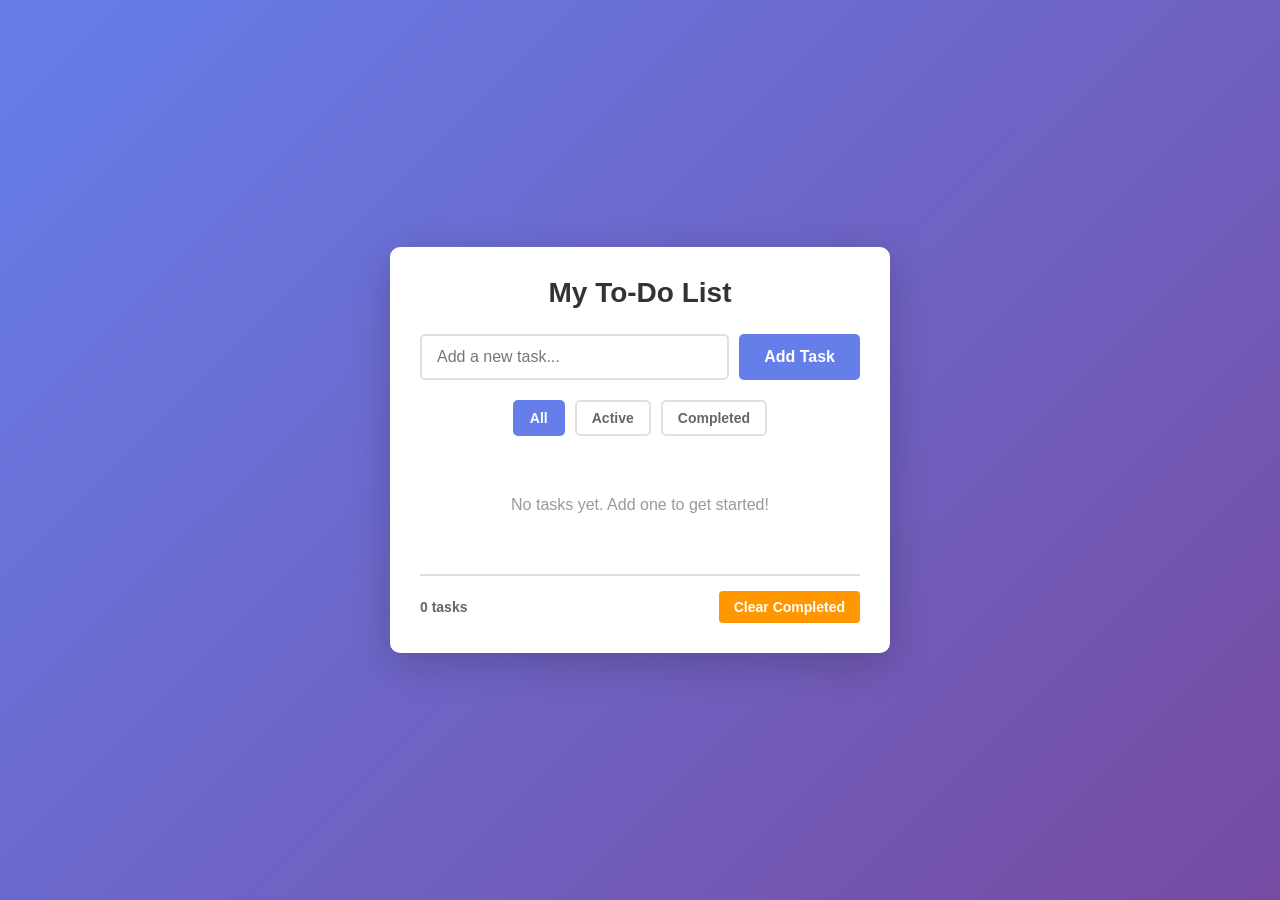
<file: index.html>
<!DOCTYPE html>
<html lang="en">
<head>
    <meta charset="UTF-8">
    <meta name="viewport" content="width=device-width, initial-scale=1.0">
    <title>To-Do List Application</title>
    <link rel="stylesheet" href="styles.css">
</head>
<body>
    <div class="container">
        <div class="todo-app">
            <h1>My To-Do List</h1>
            
            <div class="input-section">
                <input 
                    type="text" 
                    id="todoInput" 
                    placeholder="Add a new task..." 
                    class="todo-input"
                >
                <button id="addBtn" class="add-btn">Add Task</button>
            </div>

            <div class="filter-section">
                <button class="filter-btn active" data-filter="all">All</button>
                <button class="filter-btn" data-filter="active">Active</button>
                <button class="filter-btn" data-filter="completed">Completed</button>
            </div>

            <ul id="todoList" class="todo-list">
                <!-- Tasks will be dynamically added here -->
            </ul>

            <div class="stats">
                <span id="taskCount">0 tasks</span>
                <button id="clearBtn" class="clear-btn">Clear Completed</button>
            </div>
        </div>
    </div>

    <script src="script.js"></script>
</body>
</html>
</file>
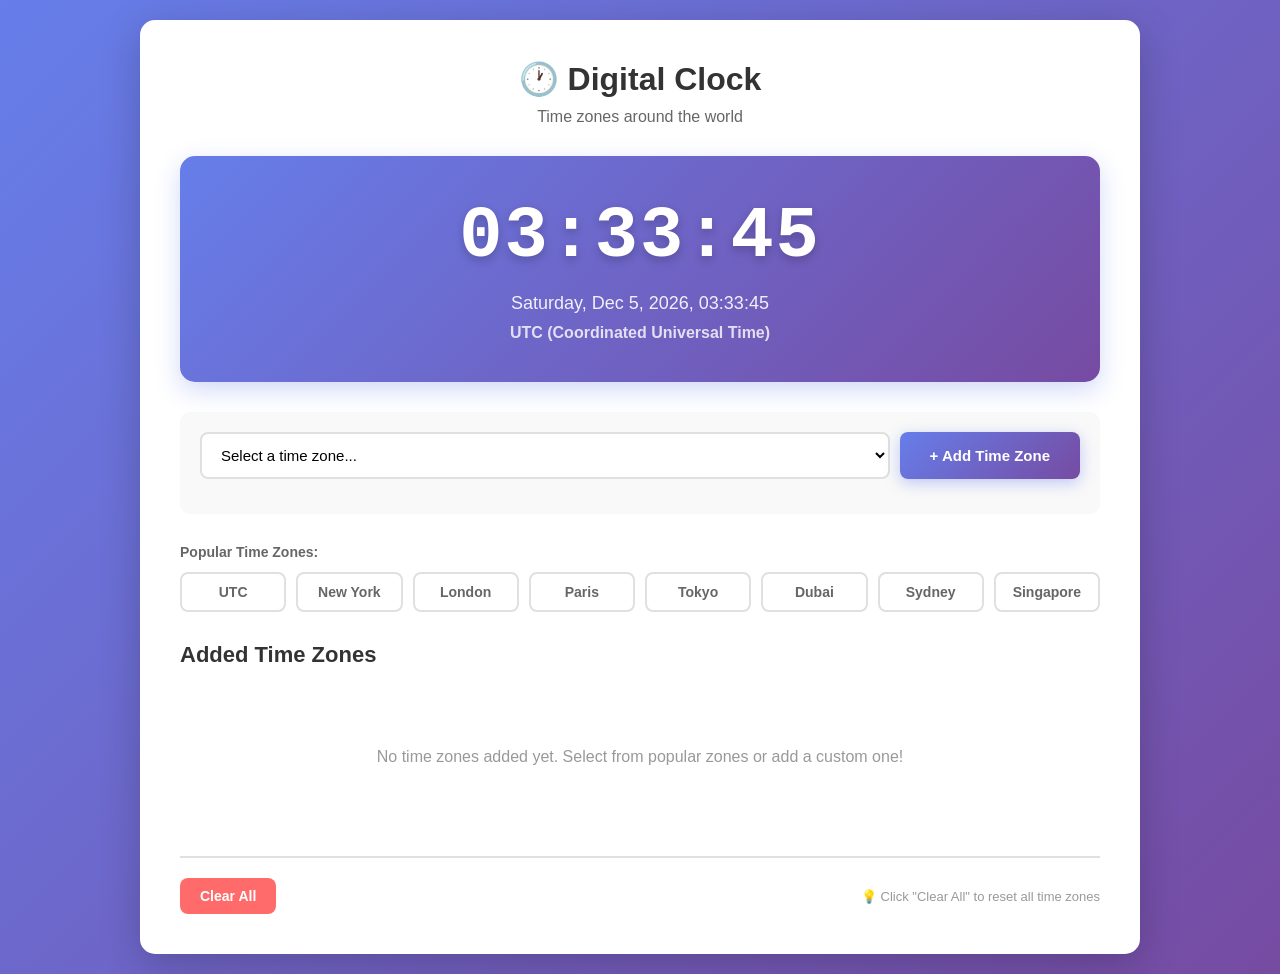
<file: clock.html>
<!DOCTYPE html>
<html lang="en">
<head>
    <meta charset="UTF-8">
    <meta name="viewport" content="width=device-width, initial-scale=1.0">
    <title>Digital Clock - Multiple Time Zones</title>
    <link rel="stylesheet" href="clock-styles.css">
</head>
<body>
    <div class="container">
        <div class="clock-dashboard">
            <div class="header">
                <h1>🕐 Digital Clock</h1>
                <p class="subtitle">Time zones around the world</p>
            </div>

            <div class="main-clock">
                <div class="clock-display">
                    <div id="mainTime" class="main-time">00:00:00</div>
                    <div id="mainDate" class="main-date">Loading...</div>
                    <div id="mainZone" class="main-zone">Local Time</div>
                </div>
            </div>

            <div class="controls-section">
                <div class="timezone-input">
                    <select id="timezoneSelect" class="timezone-select">
                        <option value="" disabled selected>Select a time zone...</option>
                    </select>
                    <button id="addBtn" class="add-btn">+ Add Time Zone</button>
                </div>
            </div>

            <div class="quick-zones">
                <p class="quick-label">Popular Time Zones:</p>
                <div class="quick-buttons">
                    <button class="quick-btn" data-zone="UTC">UTC</button>
                    <button class="quick-btn" data-zone="America/New_York">New York</button>
                    <button class="quick-btn" data-zone="Europe/London">London</button>
                    <button class="quick-btn" data-zone="Europe/Paris">Paris</button>
                    <button class="quick-btn" data-zone="Asia/Tokyo">Tokyo</button>
                    <button class="quick-btn" data-zone="Asia/Dubai">Dubai</button>
                    <button class="quick-btn" data-zone="Australia/Sydney">Sydney</button>
                    <button class="quick-btn" data-zone="Asia/Singapore">Singapore</button>
                </div>
            </div>

            <div class="clocks-section">
                <h2>Added Time Zones</h2>
                <div id="clocksContainer" class="clocks-container">
                    <div class="empty-state">
                        <p>No time zones added yet. Select from popular zones or add a custom one!</p>
                    </div>
                </div>
            </div>

            <div class="info-section">
                <button id="clearBtn" class="clear-btn">Clear All</button>
                <p class="info-text">💡 Click "Clear All" to reset all time zones</p>
            </div>
        </div>
    </div>

    <script src="clock-script.js"></script>
</body>
</html>
</file>
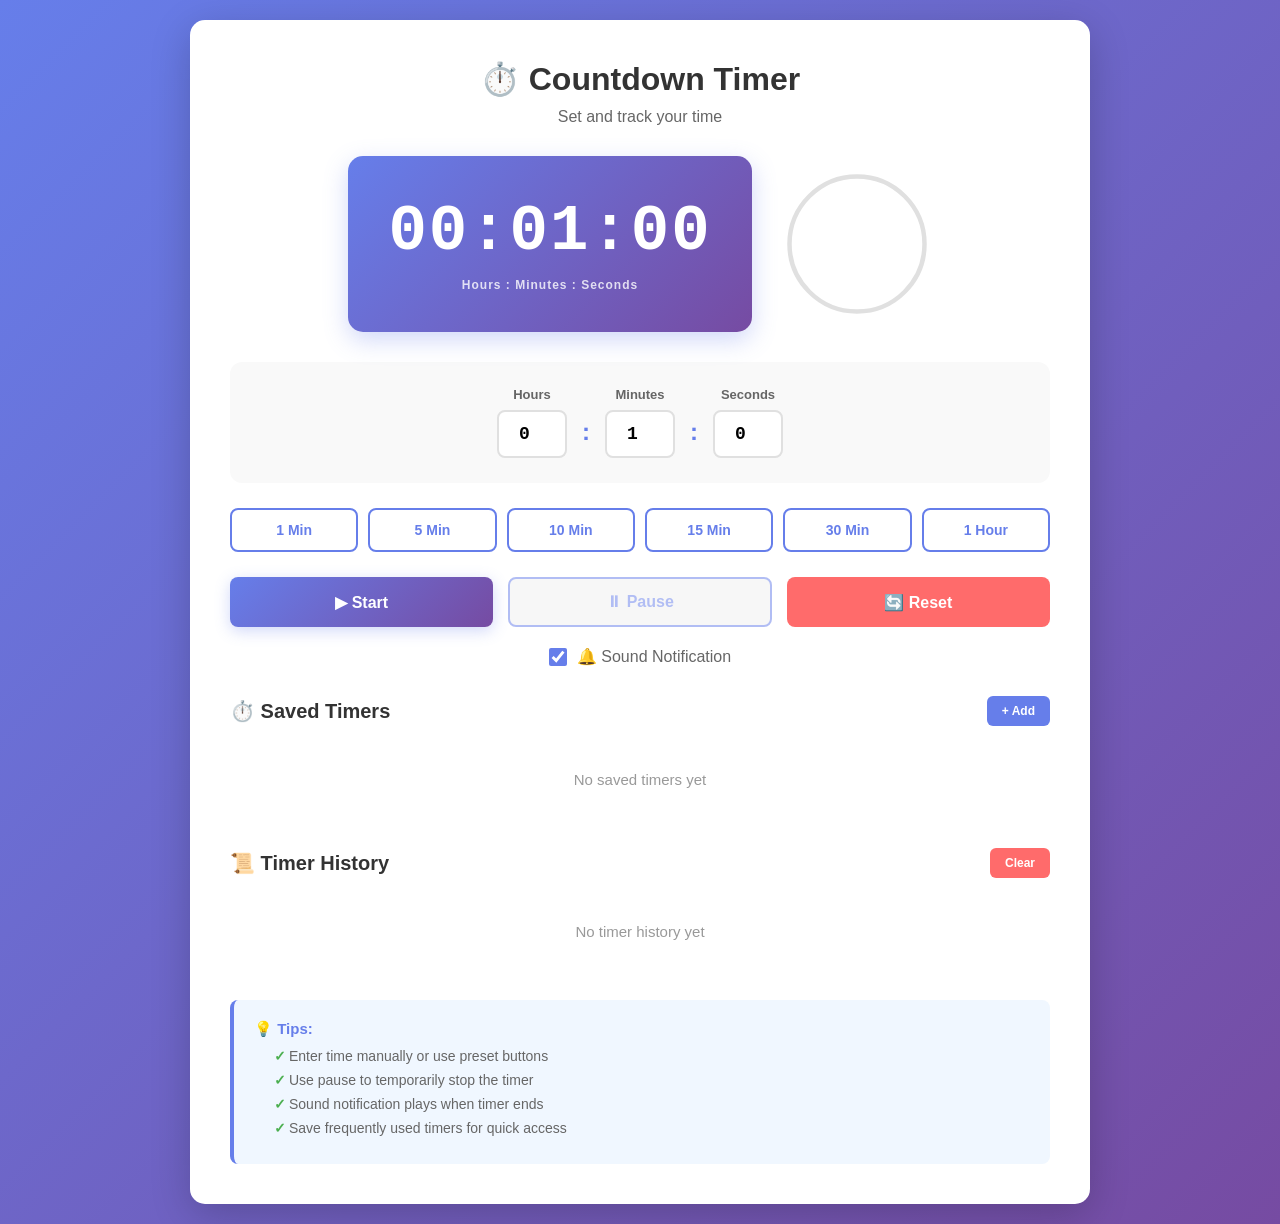
<file: countdown-timer.html>
<!DOCTYPE html>
<html lang="en">
<head>
    <meta charset="UTF-8">
    <meta name="viewport" content="width=device-width, initial-scale=1.0">
    <title>Countdown Timer</title>
    <link rel="stylesheet" href="timer-styles.css">
</head>
<body>
    <div class="container">
        <div class="timer-dashboard">
            <div class="header">
                <h1>⏱️ Countdown Timer</h1>
                <p class="subtitle">Set and track your time</p>
            </div>

            <!-- Main Timer Display -->
            <div class="timer-display-section">
                <div class="timer-display">
                    <div class="time-value" id="timeDisplay">00:00:00</div>
                    <div class="timer-label">Hours : Minutes : Seconds</div>
                </div>

                <div class="progress-ring">
                    <svg viewBox="0 0 100 100">
                        <circle cx="50" cy="50" r="45" class="progress-background"></circle>
                        <circle cx="50" cy="50" r="45" class="progress-fill" id="progressCircle"></circle>
                    </svg>
                </div>
            </div>

            <!-- Timer Input Section -->
            <div class="input-section">
                <div class="time-input-group">
                    <div class="time-input-item">
                        <label for="hours">Hours</label>
                        <input type="number" id="hours" min="0" max="23" value="0">
                    </div>
                    <div class="separator">:</div>
                    <div class="time-input-item">
                        <label for="minutes">Minutes</label>
                        <input type="number" id="minutes" min="0" max="59" value="1">
                    </div>
                    <div class="separator">:</div>
                    <div class="time-input-item">
                        <label for="seconds">Seconds</label>
                        <input type="number" id="seconds" min="0" max="59" value="0">
                    </div>
                </div>
            </div>

            <!-- Preset Buttons -->
            <div class="preset-buttons">
                <button class="preset-btn" onclick="setPreset(1 * 60)">1 Min</button>
                <button class="preset-btn" onclick="setPreset(5 * 60)">5 Min</button>
                <button class="preset-btn" onclick="setPreset(10 * 60)">10 Min</button>
                <button class="preset-btn" onclick="setPreset(15 * 60)">15 Min</button>
                <button class="preset-btn" onclick="setPreset(30 * 60)">30 Min</button>
                <button class="preset-btn" onclick="setPreset(60 * 60)">1 Hour</button>
            </div>

            <!-- Control Buttons -->
            <div class="control-buttons">
                <button id="startBtn" class="btn btn-primary" onclick="startTimer()">▶ Start</button>
                <button id="pauseBtn" class="btn btn-secondary" onclick="pauseTimer()" disabled>⏸ Pause</button>
                <button id="resetBtn" class="btn btn-danger" onclick="resetTimer()">🔄 Reset</button>
            </div>

            <!-- Sound Control -->
            <div class="sound-control">
                <label for="soundToggle" class="sound-label">
                    <input type="checkbox" id="soundToggle" checked>
                    🔔 Sound Notification
                </label>
            </div>

            <!-- Multiple Timers Section -->
            <div class="multiple-timers-section">
                <div class="section-header">
                    <h2>⏱️ Saved Timers</h2>
                    <button id="addTimerBtn" class="add-btn" onclick="addSavedTimer()">+ Add</button>
                </div>
                <div id="timersContainer" class="timers-container">
                    <p class="empty-message">No saved timers yet</p>
                </div>
            </div>

            <!-- Timer History -->
            <div class="history-section">
                <div class="section-header">
                    <h2>📜 Timer History</h2>
                    <button class="clear-btn" onclick="clearHistory()">Clear</button>
                </div>
                <div id="historyContainer" class="history-container">
                    <p class="empty-message">No timer history yet</p>
                </div>
            </div>

            <!-- Info Section -->
            <div class="info-section">
                <div class="info-item">
                    <strong>💡 Tips:</strong>
                    <ul>
                        <li>Enter time manually or use preset buttons</li>
                        <li>Use pause to temporarily stop the timer</li>
                        <li>Sound notification plays when timer ends</li>
                        <li>Save frequently used timers for quick access</li>
                    </ul>
                </div>
            </div>
        </div>
    </div>

    <!-- Hidden audio element for notification -->
    <audio id="notificationSound" preload="auto">
        <source src="[data-uri]" type="audio/wav">
    </audio>

    <script src="timer-script.js"></script>
</body>
</html>
</file>
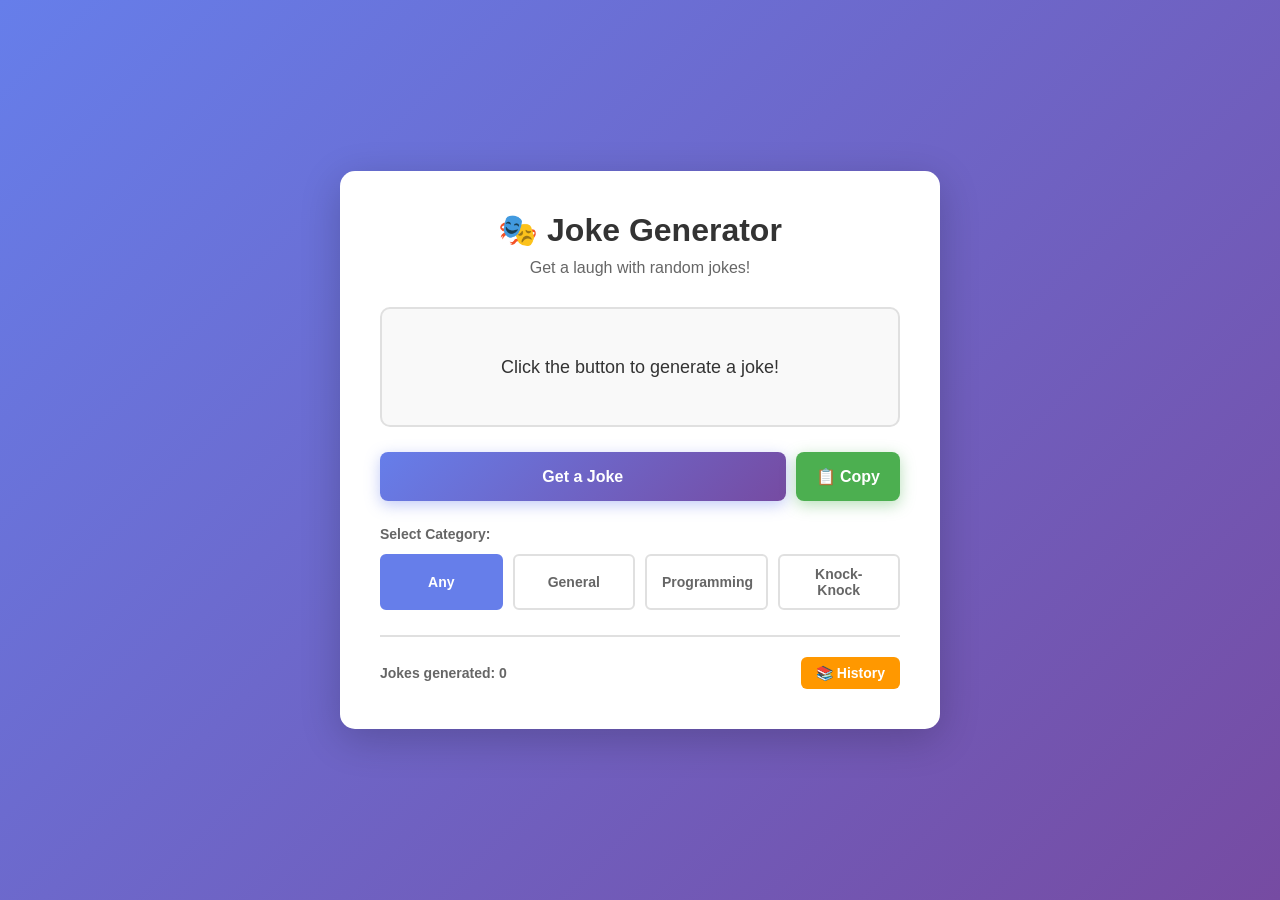
<file: joke-generator.html>
<!DOCTYPE html>
<html lang="en">
<head>
    <meta charset="UTF-8">
    <meta name="viewport" content="width=device-width, initial-scale=1.0">
    <title>Random Joke Generator</title>
    <link rel="stylesheet" href="joke-styles.css">
</head>
<body>
    <div class="container">
        <div class="joke-generator">
            <h1>🎭 Joke Generator</h1>
            <p class="subtitle">Get a laugh with random jokes!</p>
            
            <div class="joke-display">
                <div id="jokeContent" class="joke-content">
                    <p>Click the button to generate a joke!</p>
                </div>
            </div>

            <div class="button-section">
                <button id="generateBtn" class="generate-btn">Get a Joke</button>
                <button id="copyBtn" class="copy-btn" title="Copy joke to clipboard">📋 Copy</button>
            </div>

            <div class="category-section">
                <p class="category-label">Select Category:</p>
                <div class="category-buttons">
                    <button class="category-btn active" data-category="any">Any</button>
                    <button class="category-btn" data-category="general">General</button>
                    <button class="category-btn" data-category="programming">Programming</button>
                    <button class="category-btn" data-category="knock-knock">Knock-Knock</button>
                </div>
            </div>

            <div class="stats">
                <span id="jokesGenerated">Jokes generated: 0</span>
                <button id="historyBtn" class="history-btn">📚 History</button>
            </div>
        </div>
    </div>

    <!-- History Modal -->
    <div id="historyModal" class="modal">
        <div class="modal-content">
            <div class="modal-header">
                <h2>Joke History</h2>
                <button class="close-modal">&times;</button>
            </div>
            <ul id="historyList" class="history-list">
                <!-- Jokes will be added here -->
            </ul>
            <button id="clearHistoryBtn" class="clear-history-btn">Clear History</button>
        </div>
    </div>

    <div id="loadingSpinner" class="loading-spinner">
        <div class="spinner"></div>
    </div>

    <script src="joke-script.js"></script>
</body>
</html>
</file>
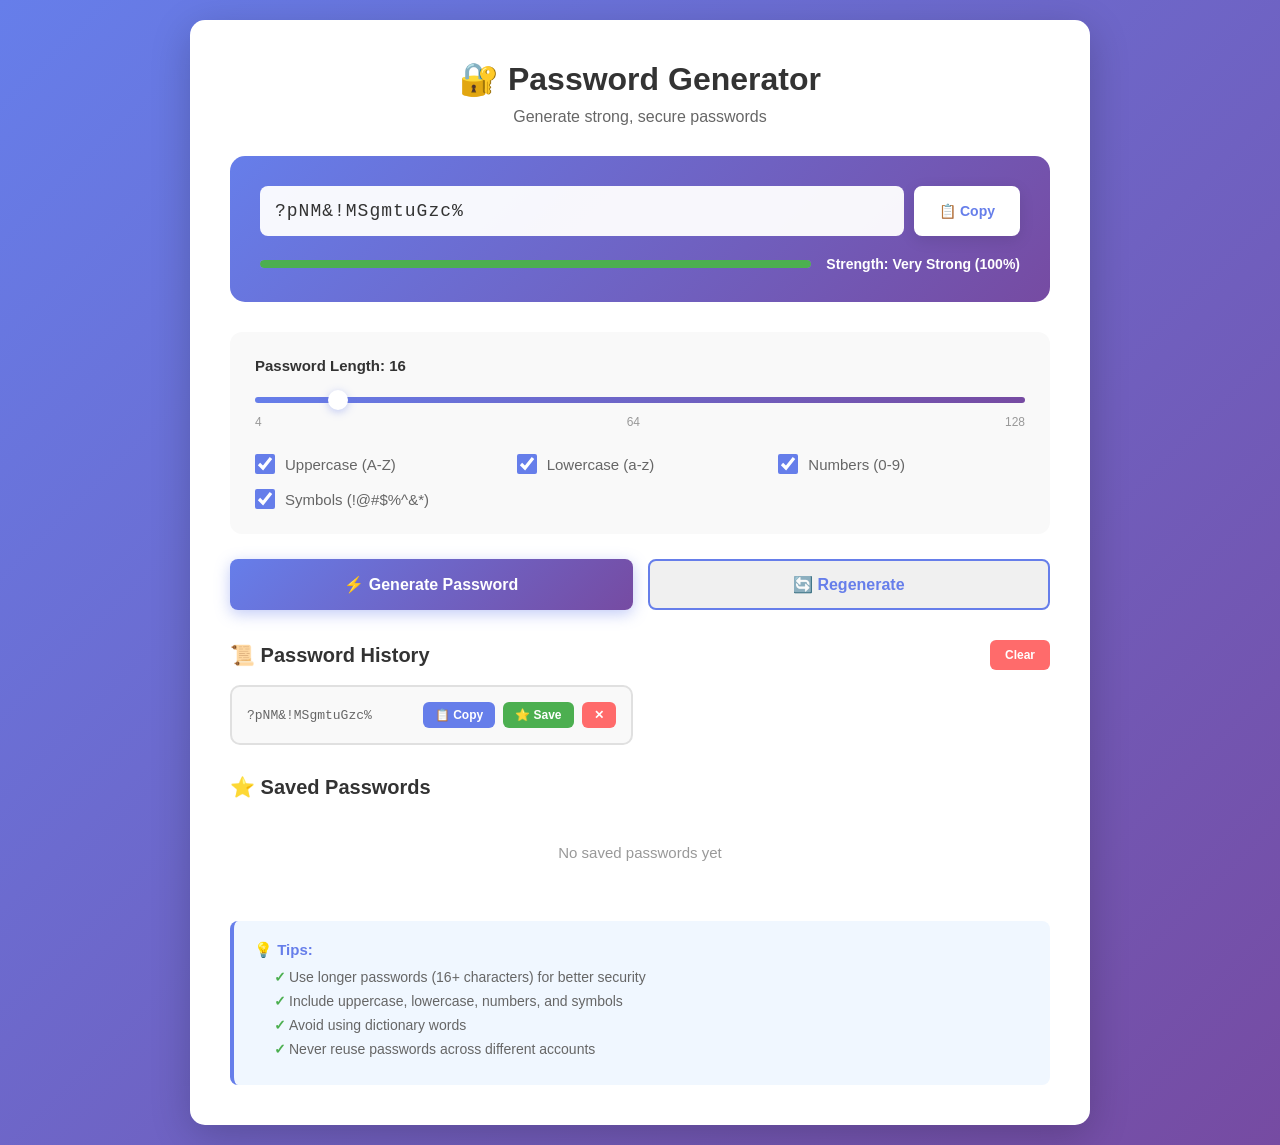
<file: password-generator.html>
<!DOCTYPE html>
<html lang="en">
<head>
    <meta charset="UTF-8">
    <meta name="viewport" content="width=device-width, initial-scale=1.0">
    <title>Password Generator</title>
    <link rel="stylesheet" href="password-styles.css">
</head>
<body>
    <div class="container">
        <div class="password-dashboard">
            <div class="header">
                <h1>🔐 Password Generator</h1>
                <p class="subtitle">Generate strong, secure passwords</p>
            </div>

            <div class="password-display">
                <div class="password-box">
                    <input type="text" id="passwordOutput" class="password-output" readonly placeholder="Your password will appear here">
                    <button id="copyBtn" class="copy-btn" title="Copy to clipboard">📋 Copy</button>
                </div>
                <div id="strengthIndicator" class="strength-indicator">
                    <div class="strength-bar" id="strengthBar"></div>
                    <span id="strengthText" class="strength-text">Strength: --</span>
                </div>
            </div>

            <div class="options-section">
                <div class="option-group">
                    <label for="passwordLength" class="option-label">
                        Password Length: <span id="lengthValue">16</span>
                    </label>
                    <input 
                        type="range" 
                        id="passwordLength" 
                        class="slider"
                        min="4" 
                        max="128" 
                        value="16"
                    >
                    <div class="length-info">
                        <span>4</span>
                        <span>64</span>
                        <span>128</span>
                    </div>
                </div>

                <div class="checkboxes-group">
                    <div class="checkbox-item">
                        <input type="checkbox" id="uppercase" class="checkbox" checked>
                        <label for="uppercase">Uppercase (A-Z)</label>
                    </div>
                    <div class="checkbox-item">
                        <input type="checkbox" id="lowercase" class="checkbox" checked>
                        <label for="lowercase">Lowercase (a-z)</label>
                    </div>
                    <div class="checkbox-item">
                        <input type="checkbox" id="numbers" class="checkbox" checked>
                        <label for="numbers">Numbers (0-9)</label>
                    </div>
                    <div class="checkbox-item">
                        <input type="checkbox" id="symbols" class="checkbox" checked>
                        <label for="symbols">Symbols (!@#$%^&*)</label>
                    </div>
                </div>
            </div>

            <div class="buttons-group">
                <button id="generateBtn" class="generate-btn">⚡ Generate Password</button>
                <button id="regenerateBtn" class="regenerate-btn">🔄 Regenerate</button>
            </div>

            <div class="history-section">
                <div class="history-header">
                    <h2>📜 Password History</h2>
                    <button id="clearHistoryBtn" class="clear-history-btn">Clear</button>
                </div>
                <div id="historyContainer" class="history-container">
                    <p class="empty-history">No passwords generated yet</p>
                </div>
            </div>

            <div class="favorites-section">
                <h2>⭐ Saved Passwords</h2>
                <div id="favoritesContainer" class="favorites-container">
                    <p class="empty-favorites">No saved passwords yet</p>
                </div>
            </div>

            <div class="info-section">
                <div class="info-item">
                    <strong>💡 Tips:</strong>
                    <ul>
                        <li>Use longer passwords (16+ characters) for better security</li>
                        <li>Include uppercase, lowercase, numbers, and symbols</li>
                        <li>Avoid using dictionary words</li>
                        <li>Never reuse passwords across different accounts</li>
                    </ul>
                </div>
            </div>
        </div>
    </div>

    <script src="password-script.js"></script>
</body>
</html>
</file>
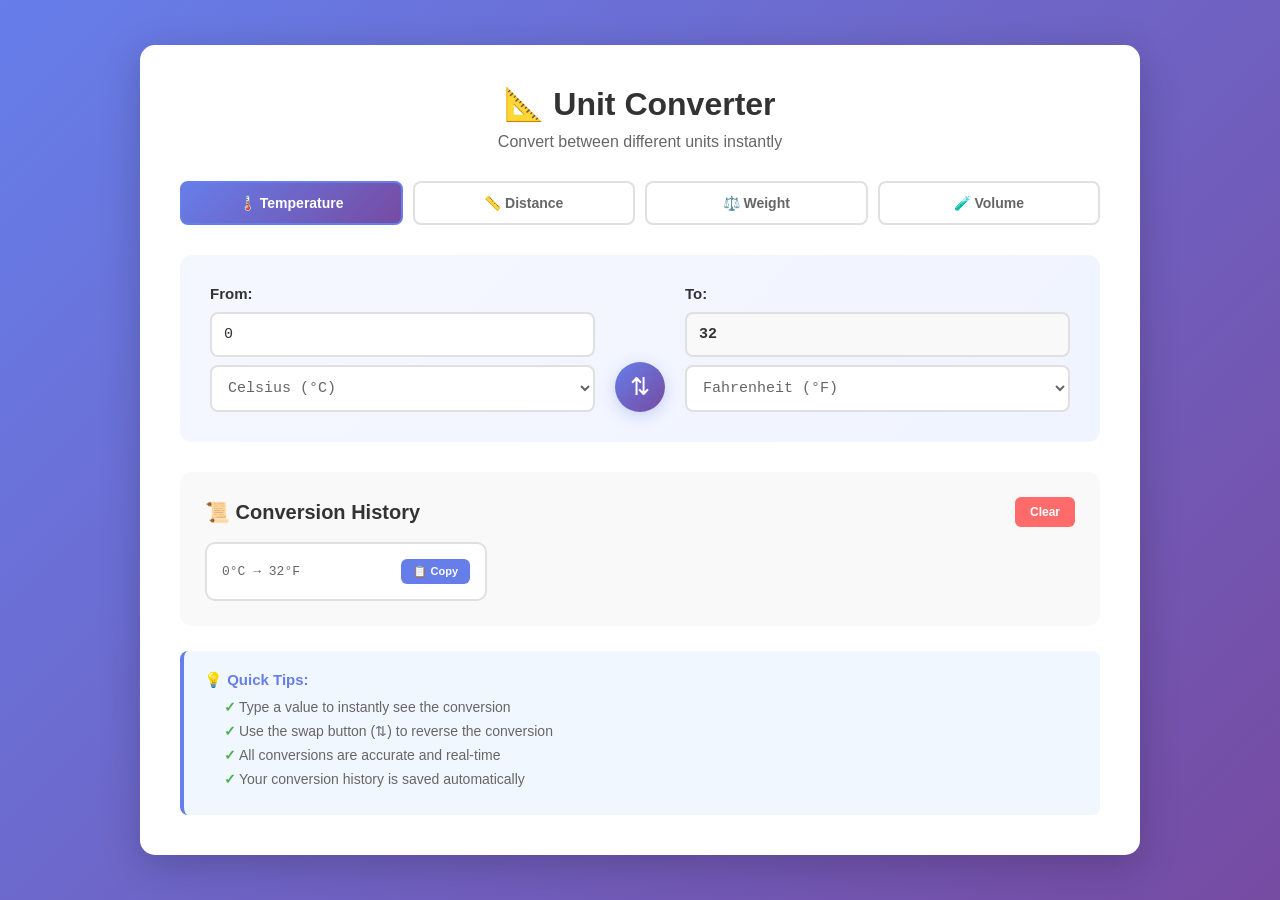
<file: unit-converter.html>
<!DOCTYPE html>
<html lang="en">
<head>
    <meta charset="UTF-8">
    <meta name="viewport" content="width=device-width, initial-scale=1.0">
    <title>Unit Converter</title>
    <link rel="stylesheet" href="converter-styles.css">
</head>
<body>
    <div class="container">
        <div class="converter-dashboard">
            <div class="header">
                <h1>📐 Unit Converter</h1>
                <p class="subtitle">Convert between different units instantly</p>
            </div>

            <div class="converter-selector">
                <button class="converter-btn active" data-type="temperature">🌡️ Temperature</button>
                <button class="converter-btn" data-type="distance">📏 Distance</button>
                <button class="converter-btn" data-type="weight">⚖️ Weight</button>
                <button class="converter-btn" data-type="volume">🧪 Volume</button>
            </div>

            <div class="converter-container">
                <!-- Temperature Converter -->
                <div class="converter active" id="temperature-converter">
                    <div class="conversion-box">
                        <div class="input-group">
                            <label for="tempInput">From:</label>
                            <div class="input-wrapper">
                                <input type="number" id="tempInput" placeholder="Enter value" value="0">
                                <select id="tempFromUnit">
                                    <option value="celsius">Celsius (°C)</option>
                                    <option value="fahrenheit">Fahrenheit (°F)</option>
                                    <option value="kelvin">Kelvin (K)</option>
                                </select>
                            </div>
                        </div>

                        <div class="swap-btn-container">
                            <button class="swap-btn" onclick="swapUnits('temp')" title="Swap units">⇅</button>
                        </div>

                        <div class="input-group">
                            <label for="tempOutput">To:</label>
                            <div class="input-wrapper">
                                <input type="number" id="tempOutput" placeholder="Result" readonly>
                                <select id="tempToUnit">
                                    <option value="fahrenheit">Fahrenheit (°F)</option>
                                    <option value="celsius">Celsius (°C)</option>
                                    <option value="kelvin">Kelvin (K)</option>
                                </select>
                            </div>
                        </div>
                    </div>
                </div>

                <!-- Distance Converter -->
                <div class="converter" id="distance-converter">
                    <div class="conversion-box">
                        <div class="input-group">
                            <label for="distInput">From:</label>
                            <div class="input-wrapper">
                                <input type="number" id="distInput" placeholder="Enter value" value="0">
                                <select id="distFromUnit">
                                    <option value="mm">Millimeter (mm)</option>
                                    <option value="cm">Centimeter (cm)</option>
                                    <option value="m">Meter (m)</option>
                                    <option value="km">Kilometer (km)</option>
                                    <option value="in">Inch (in)</option>
                                    <option value="ft">Foot (ft)</option>
                                    <option value="yd">Yard (yd)</option>
                                    <option value="mi">Mile (mi)</option>
                                </select>
                            </div>
                        </div>

                        <div class="swap-btn-container">
                            <button class="swap-btn" onclick="swapUnits('dist')" title="Swap units">⇅</button>
                        </div>

                        <div class="input-group">
                            <label for="distOutput">To:</label>
                            <div class="input-wrapper">
                                <input type="number" id="distOutput" placeholder="Result" readonly>
                                <select id="distToUnit">
                                    <option value="m">Meter (m)</option>
                                    <option value="mm">Millimeter (mm)</option>
                                    <option value="cm">Centimeter (cm)</option>
                                    <option value="km">Kilometer (km)</option>
                                    <option value="in">Inch (in)</option>
                                    <option value="ft">Foot (ft)</option>
                                    <option value="yd">Yard (yd)</option>
                                    <option value="mi">Mile (mi)</option>
                                </select>
                            </div>
                        </div>
                    </div>
                </div>

                <!-- Weight Converter -->
                <div class="converter" id="weight-converter">
                    <div class="conversion-box">
                        <div class="input-group">
                            <label for="weightInput">From:</label>
                            <div class="input-wrapper">
                                <input type="number" id="weightInput" placeholder="Enter value" value="0">
                                <select id="weightFromUnit">
                                    <option value="mg">Milligram (mg)</option>
                                    <option value="g">Gram (g)</option>
                                    <option value="kg">Kilogram (kg)</option>
                                    <option value="oz">Ounce (oz)</option>
                                    <option value="lb">Pound (lb)</option>
                                    <option value="ton">Metric Ton (ton)</option>
                                </select>
                            </div>
                        </div>

                        <div class="swap-btn-container">
                            <button class="swap-btn" onclick="swapUnits('weight')" title="Swap units">⇅</button>
                        </div>

                        <div class="input-group">
                            <label for="weightOutput">To:</label>
                            <div class="input-wrapper">
                                <input type="number" id="weightOutput" placeholder="Result" readonly>
                                <select id="weightToUnit">
                                    <option value="g">Gram (g)</option>
                                    <option value="mg">Milligram (mg)</option>
                                    <option value="kg">Kilogram (kg)</option>
                                    <option value="oz">Ounce (oz)</option>
                                    <option value="lb">Pound (lb)</option>
                                    <option value="ton">Metric Ton (ton)</option>
                                </select>
                            </div>
                        </div>
                    </div>
                </div>

                <!-- Volume Converter -->
                <div class="converter" id="volume-converter">
                    <div class="conversion-box">
                        <div class="input-group">
                            <label for="volInput">From:</label>
                            <div class="input-wrapper">
                                <input type="number" id="volInput" placeholder="Enter value" value="0">
                                <select id="volFromUnit">
                                    <option value="ml">Milliliter (ml)</option>
                                    <option value="l">Liter (l)</option>
                                    <option value="floz">Fluid Ounce (fl oz)</option>
                                    <option value="cup">Cup (cup)</option>
                                    <option value="pint">Pint (pt)</option>
                                    <option value="gallon">Gallon (gal)</option>
                                </select>
                            </div>
                        </div>

                        <div class="swap-btn-container">
                            <button class="swap-btn" onclick="swapUnits('vol')" title="Swap units">⇅</button>
                        </div>

                        <div class="input-group">
                            <label for="volOutput">To:</label>
                            <div class="input-wrapper">
                                <input type="number" id="volOutput" placeholder="Result" readonly>
                                <select id="volToUnit">
                                    <option value="l">Liter (l)</option>
                                    <option value="ml">Milliliter (ml)</option>
                                    <option value="floz">Fluid Ounce (fl oz)</option>
                                    <option value="cup">Cup (cup)</option>
                                    <option value="pint">Pint (pt)</option>
                                    <option value="gallon">Gallon (gal)</option>
                                </select>
                            </div>
                        </div>
                    </div>
                </div>
            </div>

            <div class="conversion-history">
                <div class="history-header">
                    <h2>📜 Conversion History</h2>
                    <button id="clearHistoryBtn" class="clear-btn">Clear</button>
                </div>
                <div id="historyContainer" class="history-container">
                    <p class="empty-message">No conversions yet</p>
                </div>
            </div>

            <div class="info-section">
                <div class="info-item">
                    <strong>💡 Quick Tips:</strong>
                    <ul>
                        <li>Type a value to instantly see the conversion</li>
                        <li>Use the swap button (⇅) to reverse the conversion</li>
                        <li>All conversions are accurate and real-time</li>
                        <li>Your conversion history is saved automatically</li>
                    </ul>
                </div>
            </div>
        </div>
    </div>

    <script src="converter-script.js"></script>
</body>
</html>
</file>
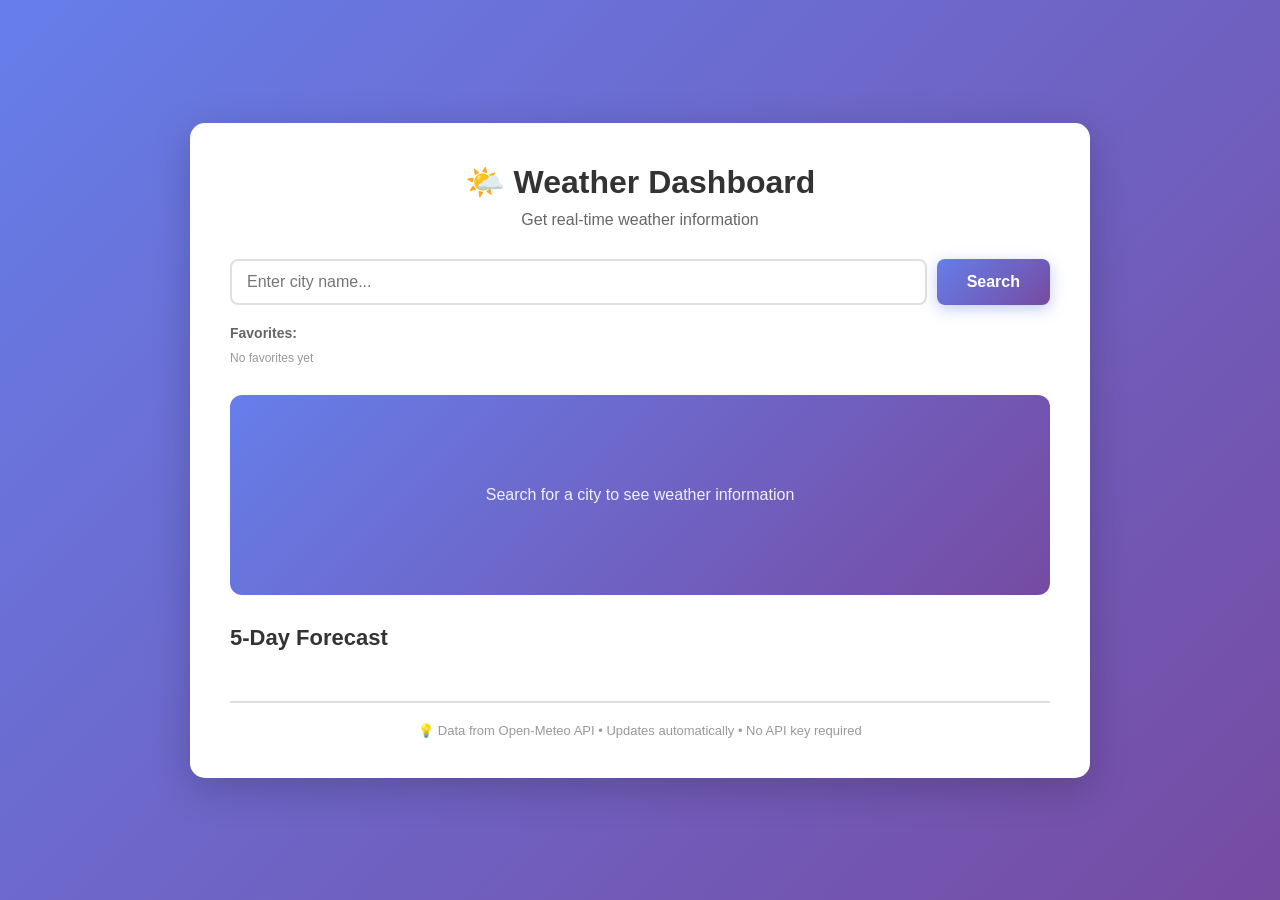
<file: weather.html>
<!DOCTYPE html>
<html lang="en">
<head>
    <meta charset="UTF-8">
    <meta name="viewport" content="width=device-width, initial-scale=1.0">
    <title>Weather Dashboard</title>
    <link rel="stylesheet" href="weather-styles.css">
</head>
<body>
    <div class="container">
        <div class="weather-dashboard">
            <div class="header">
                <h1>🌤️ Weather Dashboard</h1>
                <p class="subtitle">Get real-time weather information</p>
            </div>

            <div class="search-section">
                <div class="search-bar">
                    <input 
                        type="text" 
                        id="cityInput" 
                        placeholder="Enter city name..." 
                        class="city-input"
                    >
                    <button id="searchBtn" class="search-btn">Search</button>
                </div>
                <div class="favorites-section">
                    <p class="favorites-label">Favorites:</p>
                    <div id="favoritesList" class="favorites-list">
                        <!-- Favorite cities will be added here -->
                    </div>
                </div>
            </div>

            <div id="currentWeather" class="current-weather">
                <div class="weather-placeholder">
                    <p>Search for a city to see weather information</p>
                </div>
            </div>

            <div class="forecast-section">
                <h2>5-Day Forecast</h2>
                <div id="forecastContainer" class="forecast-container">
                    <!-- Forecast will be added here -->
                </div>
            </div>

            <div class="info-section">
                <p class="info-text">💡 Data from Open-Meteo API • Updates automatically • No API key required</p>
            </div>
        </div>
    </div>

    <div id="loadingSpinner" class="loading-spinner">
        <div class="spinner"></div>
    </div>

    <script src="weather-script.js"></script>
</body>
</html>
</file>
<file: styles.css>
* {
    margin: 0;
    padding: 0;
    box-sizing: border-box;
}

body {
    font-family: 'Segoe UI', Tahoma, Geneva, Verdana, sans-serif;
    background: linear-gradient(135deg, #667eea 0%, #764ba2 100%);
    min-height: 100vh;
    display: flex;
    justify-content: center;
    align-items: center;
    padding: 20px;
}

.container {
    width: 100%;
    max-width: 500px;
}

.todo-app {
    background: white;
    border-radius: 10px;
    box-shadow: 0 10px 40px rgba(0, 0, 0, 0.2);
    padding: 30px;
}

h1 {
    color: #333;
    margin-bottom: 25px;
    text-align: center;
    font-size: 28px;
}

.input-section {
    display: flex;
    gap: 10px;
    margin-bottom: 20px;
}

.todo-input {
    flex: 1;
    padding: 12px 15px;
    border: 2px solid #e0e0e0;
    border-radius: 5px;
    font-size: 16px;
    transition: border-color 0.3s;
}

.todo-input:focus {
    outline: none;
    border-color: #667eea;
}

.add-btn {
    padding: 12px 25px;
    background: #667eea;
    color: white;
    border: none;
    border-radius: 5px;
    cursor: pointer;
    font-size: 16px;
    font-weight: 600;
    transition: background 0.3s;
}

.add-btn:hover {
    background: #5568d3;
}

.add-btn:active {
    transform: scale(0.98);
}

.filter-section {
    display: flex;
    gap: 10px;
    margin-bottom: 20px;
    justify-content: center;
}

.filter-btn {
    padding: 8px 15px;
    border: 2px solid #e0e0e0;
    background: white;
    color: #666;
    border-radius: 5px;
    cursor: pointer;
    font-size: 14px;
    font-weight: 600;
    transition: all 0.3s;
}

.filter-btn:hover {
    border-color: #667eea;
    color: #667eea;
}

.filter-btn.active {
    background: #667eea;
    color: white;
    border-color: #667eea;
}

.todo-list {
    list-style: none;
    margin-bottom: 20px;
    max-height: 400px;
    overflow-y: auto;
}

.todo-item {
    display: flex;
    align-items: center;
    padding: 15px;
    background: #f9f9f9;
    border-radius: 5px;
    margin-bottom: 10px;
    transition: all 0.3s;
    border-left: 4px solid #667eea;
}

.todo-item:hover {
    background: #f0f0f0;
    transform: translateX(5px);
}

.todo-item.completed {
    opacity: 0.6;
    border-left-color: #4caf50;
}

.todo-item.completed .todo-text {
    text-decoration: line-through;
    color: #999;
}

.todo-checkbox {
    width: 20px;
    height: 20px;
    margin-right: 15px;
    cursor: pointer;
    accent-color: #667eea;
}

.todo-text {
    flex: 1;
    color: #333;
    font-size: 16px;
    word-break: break-word;
}

.delete-btn {
    background: #ff6b6b;
    color: white;
    border: none;
    padding: 8px 12px;
    border-radius: 4px;
    cursor: pointer;
    font-size: 14px;
    transition: background 0.3s;
}

.delete-btn:hover {
    background: #ff5252;
}

.stats {
    display: flex;
    justify-content: space-between;
    align-items: center;
    padding-top: 15px;
    border-top: 2px solid #e0e0e0;
    font-size: 14px;
    color: #666;
}

#taskCount {
    font-weight: 600;
}

.clear-btn {
    padding: 8px 15px;
    background: #ff9800;
    color: white;
    border: none;
    border-radius: 4px;
    cursor: pointer;
    font-size: 14px;
    font-weight: 600;
    transition: background 0.3s;
}

.clear-btn:hover {
    background: #f57c00;
}

.empty-state {
    text-align: center;
    padding: 40px 20px;
    color: #999;
    font-size: 16px;
}

.todo-list::-webkit-scrollbar {
    width: 8px;
}

.todo-list::-webkit-scrollbar-track {
    background: #f1f1f1;
    border-radius: 10px;
}

.todo-list::-webkit-scrollbar-thumb {
    background: #667eea;
    border-radius: 10px;
}

.todo-list::-webkit-scrollbar-thumb:hover {
    background: #5568d3;
}

@media (max-width: 480px) {
    .todo-app {
        padding: 20px;
    }

    h1 {
        font-size: 24px;
    }

    .input-section {
        flex-direction: column;
    }

    .add-btn {
        width: 100%;
    }
}
</file>
<file: clock-styles.css>
* {
    margin: 0;
    padding: 0;
    box-sizing: border-box;
}

body {
    font-family: 'Segoe UI', Tahoma, Geneva, Verdana, sans-serif;
    background: linear-gradient(135deg, #667eea 0%, #764ba2 100%);
    min-height: 100vh;
    display: flex;
    justify-content: center;
    align-items: center;
    padding: 20px;
}

.container {
    width: 100%;
    max-width: 1000px;
}

.clock-dashboard {
    background: white;
    border-radius: 15px;
    box-shadow: 0 10px 40px rgba(0, 0, 0, 0.2);
    padding: 40px;
}

.header {
    text-align: center;
    margin-bottom: 30px;
}

.header h1 {
    color: #333;
    font-size: 32px;
    margin-bottom: 10px;
}

.subtitle {
    color: #666;
    font-size: 16px;
}

.main-clock {
    background: linear-gradient(135deg, #667eea 0%, #764ba2 100%);
    border-radius: 15px;
    padding: 40px;
    text-align: center;
    margin-bottom: 30px;
    box-shadow: 0 8px 25px rgba(102, 126, 234, 0.3);
}

.clock-display {
    color: white;
}

.main-time {
    font-size: 72px;
    font-weight: 700;
    font-family: 'Courier New', monospace;
    margin-bottom: 15px;
    letter-spacing: 2px;
    text-shadow: 0 4px 10px rgba(0, 0, 0, 0.2);
}

.main-date {
    font-size: 18px;
    opacity: 0.9;
    margin-bottom: 10px;
}

.main-zone {
    font-size: 16px;
    opacity: 0.8;
    font-weight: 600;
}

.controls-section {
    background: #f9f9f9;
    border-radius: 10px;
    padding: 20px;
    margin-bottom: 30px;
}

.timezone-input {
    display: flex;
    gap: 10px;
    margin-bottom: 15px;
}

.timezone-select {
    flex: 1;
    padding: 12px 15px;
    border: 2px solid #e0e0e0;
    border-radius: 8px;
    font-size: 15px;
    background: white;
    cursor: pointer;
    transition: border-color 0.3s;
}

.timezone-select:focus {
    outline: none;
    border-color: #667eea;
}

.add-btn {
    padding: 12px 30px;
    background: linear-gradient(135deg, #667eea 0%, #764ba2 100%);
    color: white;
    border: none;
    border-radius: 8px;
    cursor: pointer;
    font-size: 15px;
    font-weight: 600;
    transition: all 0.3s;
    box-shadow: 0 4px 15px rgba(102, 126, 234, 0.4);
}

.add-btn:hover {
    transform: translateY(-2px);
    box-shadow: 0 6px 20px rgba(102, 126, 234, 0.6);
}

.add-btn:active {
    transform: translateY(0);
}

.add-btn:disabled {
    opacity: 0.6;
    cursor: not-allowed;
}

.quick-zones {
    margin-bottom: 30px;
}

.quick-label {
    color: #666;
    font-weight: 600;
    margin-bottom: 12px;
    font-size: 14px;
}

.quick-buttons {
    display: grid;
    grid-template-columns: repeat(auto-fit, minmax(100px, 1fr));
    gap: 10px;
}

.quick-btn {
    padding: 10px 15px;
    border: 2px solid #e0e0e0;
    background: white;
    color: #666;
    border-radius: 8px;
    cursor: pointer;
    font-size: 14px;
    font-weight: 600;
    transition: all 0.3s;
}

.quick-btn:hover {
    border-color: #667eea;
    color: #667eea;
    background: #f9f9f9;
}

.quick-btn.active {
    background: #667eea;
    color: white;
    border-color: #667eea;
}

.clocks-section {
    margin-bottom: 30px;
}

.clocks-section h2 {
    color: #333;
    font-size: 22px;
    margin-bottom: 20px;
}

.clocks-container {
    display: grid;
    grid-template-columns: repeat(auto-fit, minmax(250px, 1fr));
    gap: 20px;
}

.clock-card {
    background: linear-gradient(135deg, #f5f7fa 0%, #f0f2f5 100%);
    border: 2px solid #e0e0e0;
    border-radius: 12px;
    padding: 20px;
    text-align: center;
    transition: all 0.3s;
    position: relative;
}

.clock-card:hover {
    border-color: #667eea;
    box-shadow: 0 8px 25px rgba(102, 126, 234, 0.15);
    transform: translateY(-5px);
}

.clock-card.timezone-utc {
    background: linear-gradient(135deg, #667eea 0%, #764ba2 100%);
    border-color: #667eea;
    color: white;
}

.clock-card.timezone-utc .clock-time,
.clock-card.timezone-utc .clock-zone,
.clock-card.timezone-utc .clock-date {
    color: white;
}

.clock-card.timezone-utc .remove-btn {
    background: rgba(255, 255, 255, 0.2);
    color: white;
}

.clock-card.timezone-utc .remove-btn:hover {
    background: rgba(255, 255, 255, 0.3);
}

.remove-btn {
    position: absolute;
    top: 10px;
    right: 10px;
    background: #ff6b6b;
    color: white;
    border: none;
    width: 30px;
    height: 30px;
    border-radius: 50%;
    cursor: pointer;
    font-size: 18px;
    transition: all 0.3s;
    display: flex;
    align-items: center;
    justify-content: center;
}

.remove-btn:hover {
    background: #ff5252;
    transform: scale(1.1);
}

.clock-zone {
    color: #666;
    font-size: 14px;
    font-weight: 600;
    margin-bottom: 10px;
    text-transform: uppercase;
    letter-spacing: 1px;
}

.clock-time {
    font-size: 42px;
    font-weight: 700;
    font-family: 'Courier New', monospace;
    color: #333;
    margin-bottom: 10px;
    letter-spacing: 2px;
}

.clock-date {
    color: #999;
    font-size: 12px;
}

.empty-state {
    grid-column: 1 / -1;
    padding: 60px 20px;
    text-align: center;
    color: #999;
    font-size: 16px;
}

.info-section {
    display: flex;
    justify-content: space-between;
    align-items: center;
    padding-top: 20px;
    border-top: 2px solid #e0e0e0;
}

.clear-btn {
    padding: 10px 20px;
    background: #ff6b6b;
    color: white;
    border: none;
    border-radius: 8px;
    cursor: pointer;
    font-size: 14px;
    font-weight: 600;
    transition: background 0.3s;
}

.clear-btn:hover {
    background: #ff5252;
}

.info-text {
    color: #999;
    font-size: 13px;
}

/* Responsive Design */
@media (max-width: 768px) {
    .clock-dashboard {
        padding: 20px;
    }

    .header h1 {
        font-size: 24px;
    }

    .main-time {
        font-size: 48px;
    }

    .main-date {
        font-size: 16px;
    }

    .timezone-input {
        flex-direction: column;
    }

    .add-btn {
        width: 100%;
    }

    .quick-buttons {
        grid-template-columns: repeat(2, 1fr);
    }

    .clocks-container {
        grid-template-columns: 1fr;
    }

    .info-section {
        flex-direction: column;
        gap: 15px;
        text-align: center;
    }
}

@media (max-width: 480px) {
    .clock-dashboard {
        padding: 15px;
    }

    .header h1 {
        font-size: 20px;
    }

    .main-clock {
        padding: 25px;
    }

    .main-time {
        font-size: 36px;
    }

    .main-date {
        font-size: 14px;
    }

    .main-zone {
        font-size: 14px;
    }

    .quick-buttons {
        grid-template-columns: repeat(2, 1fr);
        gap: 8px;
    }

    .quick-btn {
        font-size: 12px;
        padding: 8px 10px;
    }

    .clock-time {
        font-size: 32px;
    }

    .clocks-section h2 {
        font-size: 18px;
    }
}
</file>
<file: timer-styles.css>
* {
    margin: 0;
    padding: 0;
    box-sizing: border-box;
}

body {
    font-family: 'Segoe UI', Tahoma, Geneva, Verdana, sans-serif;
    background: linear-gradient(135deg, #667eea 0%, #764ba2 100%);
    min-height: 100vh;
    display: flex;
    justify-content: center;
    align-items: center;
    padding: 20px;
}

.container {
    width: 100%;
    max-width: 900px;
}

.timer-dashboard {
    background: white;
    border-radius: 15px;
    box-shadow: 0 10px 40px rgba(0, 0, 0, 0.2);
    padding: 40px;
}

.header {
    text-align: center;
    margin-bottom: 30px;
}

.header h1 {
    color: #333;
    font-size: 32px;
    margin-bottom: 10px;
}

.subtitle {
    color: #666;
    font-size: 16px;
}

.timer-display-section {
    display: flex;
    justify-content: center;
    align-items: center;
    gap: 30px;
    margin-bottom: 30px;
    flex-wrap: wrap;
}

.timer-display {
    text-align: center;
    background: linear-gradient(135deg, #667eea 0%, #764ba2 100%);
    border-radius: 15px;
    padding: 40px;
    min-width: 280px;
    box-shadow: 0 8px 25px rgba(102, 126, 234, 0.3);
}

.time-value {
    font-size: 64px;
    font-weight: 700;
    color: white;
    font-family: 'Courier New', monospace;
    letter-spacing: 2px;
    margin-bottom: 10px;
}

.timer-label {
    color: rgba(255, 255, 255, 0.8);
    font-size: 12px;
    font-weight: 600;
    letter-spacing: 1px;
}

.progress-ring {
    width: 150px;
    height: 150px;
    position: relative;
}

.progress-ring svg {
    width: 100%;
    height: 100%;
    transform: rotate(-90deg);
}

.progress-background {
    fill: none;
    stroke: #e0e0e0;
    stroke-width: 3;
}

.progress-fill {
    fill: none;
    stroke: linear-gradient(135deg, #667eea 0%, #764ba2 100%);
    stroke-width: 3;
    stroke-linecap: round;
    stroke-dasharray: 141.3;
    stroke-dashoffset: 141.3;
    transition: stroke-dashoffset 0.1s linear;
}

.input-section {
    background: #f9f9f9;
    border-radius: 12px;
    padding: 25px;
    margin-bottom: 25px;
}

.time-input-group {
    display: flex;
    justify-content: center;
    align-items: flex-end;
    gap: 15px;
    flex-wrap: wrap;
}

.time-input-item {
    display: flex;
    flex-direction: column;
    gap: 8px;
    text-align: center;
}

.time-input-item label {
    font-weight: 600;
    color: #666;
    font-size: 13px;
}

.time-input-item input {
    width: 70px;
    padding: 12px;
    border: 2px solid #e0e0e0;
    border-radius: 8px;
    font-size: 18px;
    font-weight: 700;
    text-align: center;
    font-family: 'Courier New', monospace;
    transition: all 0.3s;
}

.time-input-item input:focus {
    outline: none;
    border-color: #667eea;
    box-shadow: 0 0 0 3px rgba(102, 126, 234, 0.1);
}

.separator {
    font-size: 24px;
    font-weight: 700;
    color: #667eea;
    margin-bottom: 12px;
}

.preset-buttons {
    display: grid;
    grid-template-columns: repeat(auto-fit, minmax(100px, 1fr));
    gap: 10px;
    margin-bottom: 25px;
}

.preset-btn {
    padding: 12px 20px;
    background: white;
    color: #667eea;
    border: 2px solid #667eea;
    border-radius: 8px;
    cursor: pointer;
    font-size: 14px;
    font-weight: 600;
    transition: all 0.3s;
}

.preset-btn:hover {
    background: #667eea;
    color: white;
    transform: translateY(-2px);
    box-shadow: 0 4px 12px rgba(102, 126, 234, 0.3);
}

.control-buttons {
    display: grid;
    grid-template-columns: repeat(auto-fit, minmax(120px, 1fr));
    gap: 15px;
    margin-bottom: 20px;
}

.btn {
    padding: 14px 30px;
    border: none;
    border-radius: 8px;
    cursor: pointer;
    font-size: 16px;
    font-weight: 600;
    transition: all 0.3s;
}

.btn-primary {
    background: linear-gradient(135deg, #667eea 0%, #764ba2 100%);
    color: white;
    box-shadow: 0 4px 15px rgba(102, 126, 234, 0.3);
}

.btn-primary:hover:not(:disabled) {
    transform: translateY(-2px);
    box-shadow: 0 6px 20px rgba(102, 126, 234, 0.4);
}

.btn-secondary {
    background: #f0f0f0;
    color: #667eea;
    border: 2px solid #667eea;
}

.btn-secondary:hover:not(:disabled) {
    background: #667eea;
    color: white;
}

.btn-danger {
    background: #ff6b6b;
    color: white;
}

.btn-danger:hover:not(:disabled) {
    background: #ff5252;
    transform: translateY(-2px);
    box-shadow: 0 4px 12px rgba(255, 107, 107, 0.3);
}

.btn:disabled {
    opacity: 0.5;
    cursor: not-allowed;
}

.sound-control {
    display: flex;
    justify-content: center;
    align-items: center;
    margin-bottom: 30px;
}

.sound-label {
    display: flex;
    align-items: center;
    gap: 10px;
    cursor: pointer;
    font-weight: 500;
    color: #666;
}

.sound-label input {
    cursor: pointer;
    width: 18px;
    height: 18px;
    accent-color: #667eea;
}

.multiple-timers-section,
.history-section {
    margin-bottom: 30px;
}

.section-header {
    display: flex;
    justify-content: space-between;
    align-items: center;
    margin-bottom: 15px;
}

.section-header h2 {
    color: #333;
    font-size: 20px;
}

.add-btn,
.clear-btn {
    padding: 8px 15px;
    background: #667eea;
    color: white;
    border: none;
    border-radius: 6px;
    cursor: pointer;
    font-size: 12px;
    font-weight: 600;
    transition: background 0.3s;
}

.clear-btn {
    background: #ff6b6b;
}

.add-btn:hover {
    background: #764ba2;
}

.clear-btn:hover {
    background: #ff5252;
}

.timers-container,
.history-container {
    display: grid;
    grid-template-columns: repeat(auto-fill, minmax(250px, 1fr));
    gap: 12px;
}

.timer-card,
.history-item {
    background: #f9f9f9;
    border: 2px solid #e0e0e0;
    border-radius: 10px;
    padding: 15px;
    display: flex;
    justify-content: space-between;
    align-items: center;
    gap: 10px;
    transition: all 0.3s;
}

.timer-card:hover,
.history-item:hover {
    border-color: #667eea;
    box-shadow: 0 4px 12px rgba(102, 126, 234, 0.15);
}

.timer-info {
    flex: 1;
}

.timer-name {
    font-weight: 600;
    color: #333;
    margin-bottom: 5px;
}

.timer-time {
    font-size: 13px;
    color: #999;
    font-family: 'Courier New', monospace;
}

.timer-actions {
    display: flex;
    gap: 8px;
}

.timer-action-btn {
    padding: 6px 12px;
    border: none;
    border-radius: 6px;
    cursor: pointer;
    font-size: 11px;
    font-weight: 600;
    transition: all 0.3s;
    white-space: nowrap;
}

.timer-load-btn {
    background: #667eea;
    color: white;
}

.timer-load-btn:hover {
    background: #764ba2;
}

.timer-delete-btn {
    background: #ff6b6b;
    color: white;
}

.timer-delete-btn:hover {
    background: #ff5252;
}

.history-text {
    flex: 1;
    color: #666;
    font-size: 13px;
}

.empty-message {
    grid-column: 1 / -1;
    text-align: center;
    color: #999;
    padding: 30px 20px;
    font-size: 15px;
}

.info-section {
    background: #f0f7ff;
    border-left: 4px solid #667eea;
    padding: 20px;
    border-radius: 8px;
}

.info-item strong {
    color: #667eea;
    display: block;
    margin-bottom: 10px;
    font-size: 15px;
}

.info-item ul {
    list-style: none;
    padding-left: 20px;
}

.info-item li {
    color: #666;
    font-size: 14px;
    margin-bottom: 8px;
    position: relative;
    padding-left: 15px;
}

.info-item li::before {
    content: "✓";
    position: absolute;
    left: 0;
    color: #4caf50;
    font-weight: bold;
}

/* Responsive Design */
@media (max-width: 768px) {
    .timer-dashboard {
        padding: 20px;
    }

    .header h1 {
        font-size: 24px;
    }

    .timer-display-section {
        gap: 20px;
    }

    .timer-display {
        padding: 30px 20px;
        min-width: 220px;
    }

    .time-value {
        font-size: 48px;
    }

    .progress-ring {
        width: 120px;
        height: 120px;
    }

    .control-buttons {
        grid-template-columns: 1fr;
    }

    .preset-buttons {
        grid-template-columns: repeat(2, 1fr);
    }

    .timers-container,
    .history-container {
        grid-template-columns: 1fr;
    }
}

@media (max-width: 480px) {
    .timer-dashboard {
        padding: 15px;
    }

    .header h1 {
        font-size: 20px;
    }

    .timer-display-section {
        flex-direction: column;
    }

    .timer-display {
        padding: 25px 15px;
    }

    .time-value {
        font-size: 40px;
    }

    .time-input-item input {
        width: 60px;
        font-size: 16px;
    }

    .separator {
        font-size: 20px;
    }

    .preset-buttons {
        grid-template-columns: repeat(2, 1fr);
        gap: 8px;
    }

    .preset-btn {
        padding: 10px 15px;
        font-size: 12px;
    }

    .btn {
        padding: 12px 20px;
        font-size: 14px;
    }

    .timer-card,
    .history-item {
        flex-direction: column;
        align-items: flex-start;
    }

    .timer-actions {
        width: 100%;
    }

    .timer-action-btn {
        flex: 1;
    }
}
</file>
<file: joke-styles.css>
* {
    margin: 0;
    padding: 0;
    box-sizing: border-box;
}

body {
    font-family: 'Segoe UI', Tahoma, Geneva, Verdana, sans-serif;
    background: linear-gradient(135deg, #667eea 0%, #764ba2 100%);
    min-height: 100vh;
    display: flex;
    justify-content: center;
    align-items: center;
    padding: 20px;
}

.container {
    width: 100%;
    max-width: 600px;
}

.joke-generator {
    background: white;
    border-radius: 15px;
    box-shadow: 0 10px 40px rgba(0, 0, 0, 0.2);
    padding: 40px;
}

h1 {
    color: #333;
    margin-bottom: 10px;
    text-align: center;
    font-size: 32px;
}

.subtitle {
    text-align: center;
    color: #666;
    margin-bottom: 30px;
    font-size: 16px;
}

.joke-display {
    background: #f9f9f9;
    border: 2px solid #e0e0e0;
    border-radius: 10px;
    padding: 25px;
    margin-bottom: 25px;
    min-height: 120px;
    display: flex;
    align-items: center;
    justify-content: center;
}

.joke-content {
    text-align: center;
    color: #333;
    font-size: 18px;
    line-height: 1.6;
    word-break: break-word;
}

.joke-content.loading {
    color: #999;
    font-style: italic;
}

.button-section {
    display: flex;
    gap: 10px;
    margin-bottom: 25px;
}

.generate-btn {
    flex: 1;
    padding: 15px 25px;
    background: linear-gradient(135deg, #667eea 0%, #764ba2 100%);
    color: white;
    border: none;
    border-radius: 8px;
    cursor: pointer;
    font-size: 16px;
    font-weight: 600;
    transition: all 0.3s;
    box-shadow: 0 4px 15px rgba(102, 126, 234, 0.4);
}

.generate-btn:hover {
    transform: translateY(-2px);
    box-shadow: 0 6px 20px rgba(102, 126, 234, 0.6);
}

.generate-btn:active {
    transform: translateY(0);
}

.generate-btn:disabled {
    opacity: 0.6;
    cursor: not-allowed;
}

.copy-btn {
    padding: 15px 20px;
    background: #4caf50;
    color: white;
    border: none;
    border-radius: 8px;
    cursor: pointer;
    font-size: 16px;
    font-weight: 600;
    transition: all 0.3s;
    box-shadow: 0 4px 15px rgba(76, 175, 80, 0.4);
}

.copy-btn:hover {
    background: #45a049;
    box-shadow: 0 6px 20px rgba(76, 175, 80, 0.6);
}

.copy-btn:active {
    transform: scale(0.98);
}

.category-section {
    margin-bottom: 25px;
}

.category-label {
    color: #666;
    font-weight: 600;
    margin-bottom: 12px;
    font-size: 14px;
}

.category-buttons {
    display: grid;
    grid-template-columns: repeat(auto-fit, minmax(100px, 1fr));
    gap: 10px;
}

.category-btn {
    padding: 10px 15px;
    border: 2px solid #e0e0e0;
    background: white;
    color: #666;
    border-radius: 6px;
    cursor: pointer;
    font-size: 14px;
    font-weight: 600;
    transition: all 0.3s;
}

.category-btn:hover {
    border-color: #667eea;
    color: #667eea;
}

.category-btn.active {
    background: #667eea;
    color: white;
    border-color: #667eea;
}

.stats {
    display: flex;
    justify-content: space-between;
    align-items: center;
    padding-top: 20px;
    border-top: 2px solid #e0e0e0;
    font-size: 14px;
    color: #666;
}

#jokesGenerated {
    font-weight: 600;
}

.history-btn {
    padding: 8px 15px;
    background: #ff9800;
    color: white;
    border: none;
    border-radius: 6px;
    cursor: pointer;
    font-size: 14px;
    font-weight: 600;
    transition: background 0.3s;
}

.history-btn:hover {
    background: #f57c00;
}

/* Modal Styles */
.modal {
    display: none;
    position: fixed;
    top: 0;
    left: 0;
    width: 100%;
    height: 100%;
    background: rgba(0, 0, 0, 0.5);
    z-index: 1000;
    justify-content: center;
    align-items: center;
    padding: 20px;
}

.modal.active {
    display: flex;
}

.modal-content {
    background: white;
    border-radius: 10px;
    max-width: 500px;
    width: 100%;
    max-height: 80vh;
    overflow-y: auto;
    box-shadow: 0 10px 40px rgba(0, 0, 0, 0.3);
}

.modal-header {
    display: flex;
    justify-content: space-between;
    align-items: center;
    padding: 20px;
    border-bottom: 2px solid #e0e0e0;
    background: #f9f9f9;
}

.modal-header h2 {
    color: #333;
    font-size: 24px;
}

.close-modal {
    background: none;
    border: none;
    font-size: 28px;
    cursor: pointer;
    color: #666;
    transition: color 0.3s;
}

.close-modal:hover {
    color: #333;
}

.history-list {
    list-style: none;
    padding: 20px;
}

.history-item {
    padding: 12px;
    background: #f9f9f9;
    border-left: 4px solid #667eea;
    margin-bottom: 10px;
    border-radius: 4px;
    font-size: 14px;
    color: #333;
    line-height: 1.5;
}

.history-item:hover {
    background: #f0f0f0;
}

.empty-history {
    text-align: center;
    padding: 40px 20px;
    color: #999;
    font-size: 16px;
}

.clear-history-btn {
    width: 100%;
    padding: 12px;
    background: #ff6b6b;
    color: white;
    border: none;
    border-bottom-left-radius: 10px;
    border-bottom-right-radius: 10px;
    cursor: pointer;
    font-size: 14px;
    font-weight: 600;
    transition: background 0.3s;
}

.clear-history-btn:hover {
    background: #ff5252;
}

/* Loading Spinner */
.loading-spinner {
    display: none;
    position: fixed;
    top: 0;
    left: 0;
    width: 100%;
    height: 100%;
    background: rgba(0, 0, 0, 0.3);
    z-index: 999;
    justify-content: center;
    align-items: center;
}

.loading-spinner.active {
    display: flex;
}

.spinner {
    width: 50px;
    height: 50px;
    border: 4px solid #f3f3f3;
    border-top: 4px solid #667eea;
    border-radius: 50%;
    animation: spin 1s linear infinite;
}

@keyframes spin {
    0% { transform: rotate(0deg); }
    100% { transform: rotate(360deg); }
}

/* Responsive Design */
@media (max-width: 480px) {
    .joke-generator {
        padding: 20px;
    }

    h1 {
        font-size: 24px;
    }

    .joke-display {
        min-height: 100px;
        padding: 20px;
    }

    .joke-content {
        font-size: 16px;
    }

    .button-section {
        flex-direction: column;
    }

    .category-buttons {
        grid-template-columns: repeat(2, 1fr);
    }

    .modal-content {
        max-height: 90vh;
    }
}
</file>
<file: password-styles.css>
* {
    margin: 0;
    padding: 0;
    box-sizing: border-box;
}

body {
    font-family: 'Segoe UI', Tahoma, Geneva, Verdana, sans-serif;
    background: linear-gradient(135deg, #667eea 0%, #764ba2 100%);
    min-height: 100vh;
    display: flex;
    justify-content: center;
    align-items: center;
    padding: 20px;
}

.container {
    width: 100%;
    max-width: 900px;
}

.password-dashboard {
    background: white;
    border-radius: 15px;
    box-shadow: 0 10px 40px rgba(0, 0, 0, 0.2);
    padding: 40px;
}

.header {
    text-align: center;
    margin-bottom: 30px;
}

.header h1 {
    color: #333;
    font-size: 32px;
    margin-bottom: 10px;
}

.subtitle {
    color: #666;
    font-size: 16px;
}

.password-display {
    background: linear-gradient(135deg, #667eea 0%, #764ba2 100%);
    border-radius: 15px;
    padding: 30px;
    margin-bottom: 30px;
}

.password-box {
    display: flex;
    gap: 10px;
    margin-bottom: 20px;
}

.password-output {
    flex: 1;
    padding: 15px;
    border: none;
    border-radius: 8px;
    font-size: 18px;
    font-family: 'Courier New', monospace;
    background: rgba(255, 255, 255, 0.95);
    color: #333;
    letter-spacing: 1px;
    word-break: break-all;
}

.password-output::selection {
    background: #667eea;
    color: white;
}

.copy-btn {
    padding: 12px 25px;
    background: white;
    color: #667eea;
    border: none;
    border-radius: 8px;
    cursor: pointer;
    font-size: 14px;
    font-weight: 600;
    transition: all 0.3s;
    box-shadow: 0 4px 15px rgba(0, 0, 0, 0.1);
}

.copy-btn:hover {
    transform: translateY(-2px);
    box-shadow: 0 6px 20px rgba(0, 0, 0, 0.15);
}

.copy-btn:active {
    transform: translateY(0);
}

.copy-btn.copied {
    background: #4caf50;
    color: white;
}

.strength-indicator {
    display: flex;
    align-items: center;
    gap: 15px;
}

.strength-bar {
    flex: 1;
    height: 8px;
    background: rgba(255, 255, 255, 0.2);
    border-radius: 10px;
    overflow: hidden;
}

.strength-bar-fill {
    height: 100%;
    width: 0%;
    background: #ff6b6b;
    transition: width 0.3s, background-color 0.3s;
    border-radius: 10px;
}

.strength-text {
    color: white;
    font-weight: 600;
    font-size: 14px;
    min-width: 120px;
}

.options-section {
    background: #f9f9f9;
    border-radius: 12px;
    padding: 25px;
    margin-bottom: 25px;
}

.option-group {
    margin-bottom: 25px;
}

.option-label {
    display: block;
    color: #333;
    font-weight: 600;
    margin-bottom: 15px;
    font-size: 15px;
}

.slider {
    width: 100%;
    height: 6px;
    border-radius: 3px;
    background: linear-gradient(90deg, #667eea 0%, #764ba2 100%);
    outline: none;
    -webkit-appearance: none;
    appearance: none;
}

.slider::-webkit-slider-thumb {
    -webkit-appearance: none;
    appearance: none;
    width: 20px;
    height: 20px;
    border-radius: 50%;
    background: white;
    cursor: pointer;
    box-shadow: 0 2px 8px rgba(102, 126, 234, 0.4);
    transition: all 0.2s;
}

.slider::-webkit-slider-thumb:hover {
    transform: scale(1.2);
    box-shadow: 0 4px 12px rgba(102, 126, 234, 0.6);
}

.slider::-moz-range-thumb {
    width: 20px;
    height: 20px;
    border-radius: 50%;
    background: white;
    cursor: pointer;
    border: none;
    box-shadow: 0 2px 8px rgba(102, 126, 234, 0.4);
    transition: all 0.2s;
}

.slider::-moz-range-thumb:hover {
    transform: scale(1.2);
    box-shadow: 0 4px 12px rgba(102, 126, 234, 0.6);
}

.length-info {
    display: flex;
    justify-content: space-between;
    margin-top: 8px;
    color: #999;
    font-size: 12px;
}

.checkboxes-group {
    display: grid;
    grid-template-columns: repeat(auto-fit, minmax(200px, 1fr));
    gap: 15px;
}

.checkbox-item {
    display: flex;
    align-items: center;
    gap: 10px;
    cursor: pointer;
}

.checkbox {
    width: 20px;
    height: 20px;
    cursor: pointer;
    accent-color: #667eea;
}

.checkbox-item label {
    cursor: pointer;
    color: #666;
    font-size: 15px;
}

.buttons-group {
    display: grid;
    grid-template-columns: 1fr 1fr;
    gap: 15px;
    margin-bottom: 30px;
}

.generate-btn,
.regenerate-btn {
    padding: 14px 30px;
    border: none;
    border-radius: 8px;
    cursor: pointer;
    font-size: 16px;
    font-weight: 600;
    transition: all 0.3s;
}

.generate-btn {
    background: linear-gradient(135deg, #667eea 0%, #764ba2 100%);
    color: white;
    box-shadow: 0 4px 15px rgba(102, 126, 234, 0.4);
}

.generate-btn:hover {
    transform: translateY(-2px);
    box-shadow: 0 6px 20px rgba(102, 126, 234, 0.6);
}

.regenerate-btn {
    background: #f0f0f0;
    color: #667eea;
    border: 2px solid #667eea;
}

.regenerate-btn:hover {
    background: #667eea;
    color: white;
}

.history-section {
    margin-bottom: 30px;
}

.history-header {
    display: flex;
    justify-content: space-between;
    align-items: center;
    margin-bottom: 15px;
}

.history-header h2 {
    color: #333;
    font-size: 20px;
}

.clear-history-btn {
    padding: 8px 15px;
    background: #ff6b6b;
    color: white;
    border: none;
    border-radius: 6px;
    cursor: pointer;
    font-size: 12px;
    font-weight: 600;
    transition: background 0.3s;
}

.clear-history-btn:hover {
    background: #ff5252;
}

.history-container,
.favorites-container {
    display: grid;
    grid-template-columns: repeat(auto-fill, minmax(280px, 1fr));
    gap: 15px;
}

.history-item,
.favorite-item {
    background: #f9f9f9;
    border: 2px solid #e0e0e0;
    border-radius: 10px;
    padding: 15px;
    display: flex;
    justify-content: space-between;
    align-items: center;
    gap: 10px;
    transition: all 0.3s;
}

.history-item:hover,
.favorite-item:hover {
    border-color: #667eea;
    box-shadow: 0 4px 12px rgba(102, 126, 234, 0.15);
}

.password-text {
    flex: 1;
    font-family: 'Courier New', monospace;
    font-size: 13px;
    color: #666;
    word-break: break-all;
    padding-right: 10px;
}

.action-buttons {
    display: flex;
    gap: 8px;
}

.copy-history-btn,
.save-btn,
.remove-btn {
    padding: 6px 12px;
    border: none;
    border-radius: 6px;
    cursor: pointer;
    font-size: 12px;
    font-weight: 600;
    transition: all 0.3s;
    white-space: nowrap;
}

.copy-history-btn {
    background: #667eea;
    color: white;
}

.copy-history-btn:hover {
    background: #764ba2;
}

.save-btn {
    background: #4caf50;
    color: white;
}

.save-btn:hover {
    background: #45a049;
}

.remove-btn {
    background: #ff6b6b;
    color: white;
}

.remove-btn:hover {
    background: #ff5252;
}

.empty-history,
.empty-favorites {
    grid-column: 1 / -1;
    text-align: center;
    color: #999;
    padding: 30px 20px;
    font-size: 15px;
}

.favorites-section {
    margin-bottom: 30px;
}

.favorites-section h2 {
    color: #333;
    font-size: 20px;
    margin-bottom: 15px;
}

.info-section {
    background: #f0f7ff;
    border-left: 4px solid #667eea;
    padding: 20px;
    border-radius: 8px;
}

.info-item strong {
    color: #667eea;
    display: block;
    margin-bottom: 10px;
    font-size: 15px;
}

.info-item ul {
    list-style: none;
    padding-left: 20px;
}

.info-item li {
    color: #666;
    font-size: 14px;
    margin-bottom: 8px;
    position: relative;
    padding-left: 15px;
}

.info-item li::before {
    content: "✓";
    position: absolute;
    left: 0;
    color: #4caf50;
    font-weight: bold;
}

/* Responsive Design */
@media (max-width: 768px) {
    .password-dashboard {
        padding: 20px;
    }

    .header h1 {
        font-size: 24px;
    }

    .password-box {
        flex-direction: column;
    }

    .buttons-group {
        grid-template-columns: 1fr;
    }

    .checkboxes-group {
        grid-template-columns: 1fr;
    }

    .history-container,
    .favorites-container {
        grid-template-columns: 1fr;
    }

    .strength-indicator {
        flex-direction: column;
        gap: 10px;
    }

    .strength-text {
        min-width: auto;
    }
}

@media (max-width: 480px) {
    .password-dashboard {
        padding: 15px;
    }

    .header h1 {
        font-size: 20px;
    }

    .password-display {
        padding: 20px;
    }

    .password-output {
        font-size: 14px;
    }

    .password-box {
        flex-direction: column;
        gap: 8px;
    }

    .copy-btn {
        padding: 10px 15px;
        font-size: 12px;
    }

    .generate-btn,
    .regenerate-btn {
        font-size: 14px;
        padding: 12px 20px;
    }

    .history-header {
        flex-direction: column;
        align-items: flex-start;
        gap: 10px;
    }

    .action-buttons {
        flex-wrap: wrap;
        gap: 5px;
    }

    .copy-history-btn,
    .save-btn,
    .remove-btn {
        padding: 5px 10px;
        font-size: 11px;
    }
}
</file>
<file: converter-styles.css>
* {
    margin: 0;
    padding: 0;
    box-sizing: border-box;
}

body {
    font-family: 'Segoe UI', Tahoma, Geneva, Verdana, sans-serif;
    background: linear-gradient(135deg, #667eea 0%, #764ba2 100%);
    min-height: 100vh;
    display: flex;
    justify-content: center;
    align-items: center;
    padding: 20px;
}

.container {
    width: 100%;
    max-width: 1000px;
}

.converter-dashboard {
    background: white;
    border-radius: 15px;
    box-shadow: 0 10px 40px rgba(0, 0, 0, 0.2);
    padding: 40px;
}

.header {
    text-align: center;
    margin-bottom: 30px;
}

.header h1 {
    color: #333;
    font-size: 32px;
    margin-bottom: 10px;
}

.subtitle {
    color: #666;
    font-size: 16px;
}

.converter-selector {
    display: grid;
    grid-template-columns: repeat(auto-fit, minmax(150px, 1fr));
    gap: 10px;
    margin-bottom: 30px;
}

.converter-btn {
    padding: 12px 20px;
    border: 2px solid #e0e0e0;
    background: white;
    color: #666;
    border-radius: 8px;
    cursor: pointer;
    font-size: 14px;
    font-weight: 600;
    transition: all 0.3s;
}

.converter-btn:hover {
    border-color: #667eea;
    color: #667eea;
}

.converter-btn.active {
    background: linear-gradient(135deg, #667eea 0%, #764ba2 100%);
    color: white;
    border-color: #667eea;
}

.converter-container {
    position: relative;
    margin-bottom: 30px;
}

.converter {
    display: none;
    animation: fadeIn 0.3s ease-in;
}

.converter.active {
    display: block;
}

@keyframes fadeIn {
    from {
        opacity: 0;
        transform: translateY(10px);
    }
    to {
        opacity: 1;
        transform: translateY(0);
    }
}

.conversion-box {
    background: linear-gradient(135deg, #f5f7ff 0%, #f0f4ff 100%);
    border-radius: 12px;
    padding: 30px;
    display: grid;
    grid-template-columns: 1fr auto 1fr;
    gap: 20px;
    align-items: flex-end;
}

.input-group {
    display: flex;
    flex-direction: column;
    gap: 10px;
}

.input-group label {
    color: #333;
    font-weight: 600;
    font-size: 15px;
}

.input-wrapper {
    display: grid;
    grid-template-columns: 1fr;
    gap: 8px;
}

.input-group input,
.input-group select {
    padding: 12px;
    border: 2px solid #e0e0e0;
    border-radius: 8px;
    font-size: 15px;
    font-family: 'Courier New', monospace;
    transition: all 0.3s;
}

.input-group input {
    background: white;
    color: #333;
}

.input-group input:focus {
    outline: none;
    border-color: #667eea;
    box-shadow: 0 0 0 3px rgba(102, 126, 234, 0.1);
}

.input-group select {
    background: white;
    color: #666;
    cursor: pointer;
}

.input-group select:focus {
    outline: none;
    border-color: #667eea;
    box-shadow: 0 0 0 3px rgba(102, 126, 234, 0.1);
}

.input-group input:read-only {
    background: #f9f9f9;
    color: #333;
    font-weight: 600;
}

.swap-btn-container {
    display: flex;
    justify-content: center;
    align-items: center;
}

.swap-btn {
    width: 50px;
    height: 50px;
    border-radius: 50%;
    background: linear-gradient(135deg, #667eea 0%, #764ba2 100%);
    color: white;
    border: none;
    font-size: 24px;
    cursor: pointer;
    transition: all 0.3s;
    box-shadow: 0 4px 15px rgba(102, 126, 234, 0.3);
    display: flex;
    justify-content: center;
    align-items: center;
}

.swap-btn:hover {
    transform: rotate(180deg) scale(1.1);
    box-shadow: 0 6px 20px rgba(102, 126, 234, 0.4);
}

.conversion-history {
    background: #f9f9f9;
    border-radius: 12px;
    padding: 25px;
    margin-bottom: 25px;
}

.history-header {
    display: flex;
    justify-content: space-between;
    align-items: center;
    margin-bottom: 15px;
}

.history-header h2 {
    color: #333;
    font-size: 20px;
}

.clear-btn {
    padding: 8px 15px;
    background: #ff6b6b;
    color: white;
    border: none;
    border-radius: 6px;
    cursor: pointer;
    font-size: 12px;
    font-weight: 600;
    transition: background 0.3s;
}

.clear-btn:hover {
    background: #ff5252;
}

.history-container {
    display: grid;
    grid-template-columns: repeat(auto-fill, minmax(280px, 1fr));
    gap: 12px;
}

.history-item {
    background: white;
    border: 2px solid #e0e0e0;
    border-radius: 10px;
    padding: 15px;
    display: flex;
    justify-content: space-between;
    align-items: center;
    gap: 10px;
    transition: all 0.3s;
}

.history-item:hover {
    border-color: #667eea;
    box-shadow: 0 4px 12px rgba(102, 126, 234, 0.15);
}

.history-text {
    flex: 1;
    color: #666;
    font-size: 13px;
    font-family: 'Courier New', monospace;
}

.history-copy-btn {
    padding: 6px 12px;
    background: #667eea;
    color: white;
    border: none;
    border-radius: 6px;
    cursor: pointer;
    font-size: 11px;
    font-weight: 600;
    transition: background 0.3s;
    white-space: nowrap;
}

.history-copy-btn:hover {
    background: #764ba2;
}

.empty-message {
    grid-column: 1 / -1;
    text-align: center;
    color: #999;
    padding: 30px 20px;
    font-size: 15px;
}

.info-section {
    background: #f0f7ff;
    border-left: 4px solid #667eea;
    padding: 20px;
    border-radius: 8px;
}

.info-item strong {
    color: #667eea;
    display: block;
    margin-bottom: 10px;
    font-size: 15px;
}

.info-item ul {
    list-style: none;
    padding-left: 20px;
}

.info-item li {
    color: #666;
    font-size: 14px;
    margin-bottom: 8px;
    position: relative;
    padding-left: 15px;
}

.info-item li::before {
    content: "✓";
    position: absolute;
    left: 0;
    color: #4caf50;
    font-weight: bold;
}

/* Responsive Design */
@media (max-width: 768px) {
    .converter-dashboard {
        padding: 20px;
    }

    .header h1 {
        font-size: 24px;
    }

    .conversion-box {
        grid-template-columns: 1fr;
        padding: 20px;
    }

    .swap-btn-container {
        transform: rotate(90deg);
    }

    .swap-btn {
        width: 40px;
        height: 40px;
        font-size: 20px;
    }

    .converter-selector {
        grid-template-columns: 1fr;
    }

    .history-container {
        grid-template-columns: 1fr;
    }
}

@media (max-width: 480px) {
    .converter-dashboard {
        padding: 15px;
    }

    .header h1 {
        font-size: 20px;
    }

    .subtitle {
        font-size: 14px;
    }

    .converter-selector {
        gap: 8px;
    }

    .converter-btn {
        padding: 10px 15px;
        font-size: 12px;
    }

    .conversion-box {
        padding: 15px;
        gap: 15px;
    }

    .input-group input,
    .input-group select {
        padding: 10px;
        font-size: 14px;
    }

    .swap-btn {
        width: 35px;
        height: 35px;
        font-size: 18px;
    }

    .history-container {
        grid-template-columns: 1fr;
    }

    .history-item {
        flex-direction: column;
        align-items: flex-start;
    }

    .history-copy-btn {
        width: 100%;
        padding: 8px;
    }

    .conversion-history {
        padding: 15px;
    }

    .history-header {
        flex-direction: column;
        align-items: flex-start;
        gap: 10px;
    }
}
</file>
<file: weather-styles.css>
* {
    margin: 0;
    padding: 0;
    box-sizing: border-box;
}

body {
    font-family: 'Segoe UI', Tahoma, Geneva, Verdana, sans-serif;
    background: linear-gradient(135deg, #667eea 0%, #764ba2 100%);
    min-height: 100vh;
    display: flex;
    justify-content: center;
    align-items: center;
    padding: 20px;
}

.container {
    width: 100%;
    max-width: 900px;
}

.weather-dashboard {
    background: white;
    border-radius: 15px;
    box-shadow: 0 10px 40px rgba(0, 0, 0, 0.2);
    padding: 40px;
}

.header {
    text-align: center;
    margin-bottom: 30px;
}

.header h1 {
    color: #333;
    font-size: 32px;
    margin-bottom: 10px;
}

.subtitle {
    color: #666;
    font-size: 16px;
}

.search-section {
    margin-bottom: 30px;
}

.search-bar {
    display: flex;
    gap: 10px;
    margin-bottom: 20px;
}

.city-input {
    flex: 1;
    padding: 12px 15px;
    border: 2px solid #e0e0e0;
    border-radius: 8px;
    font-size: 16px;
    transition: border-color 0.3s;
}

.city-input:focus {
    outline: none;
    border-color: #667eea;
}

.search-btn {
    padding: 12px 30px;
    background: linear-gradient(135deg, #667eea 0%, #764ba2 100%);
    color: white;
    border: none;
    border-radius: 8px;
    cursor: pointer;
    font-size: 16px;
    font-weight: 600;
    transition: all 0.3s;
    box-shadow: 0 4px 15px rgba(102, 126, 234, 0.4);
}

.search-btn:hover {
    transform: translateY(-2px);
    box-shadow: 0 6px 20px rgba(102, 126, 234, 0.6);
}

.search-btn:active {
    transform: translateY(0);
}

.search-btn:disabled {
    opacity: 0.6;
    cursor: not-allowed;
}

.favorites-section {
    margin-top: 15px;
}

.favorites-label {
    color: #666;
    font-weight: 600;
    font-size: 14px;
    margin-bottom: 10px;
}

.favorites-list {
    display: flex;
    gap: 8px;
    flex-wrap: wrap;
}

.favorite-btn {
    padding: 8px 15px;
    background: #f0f0f0;
    border: 2px solid #e0e0e0;
    border-radius: 20px;
    cursor: pointer;
    font-size: 14px;
    color: #666;
    transition: all 0.3s;
}

.favorite-btn:hover {
    background: #667eea;
    color: white;
    border-color: #667eea;
}

.remove-favorite {
    margin-left: 5px;
    cursor: pointer;
}

.current-weather {
    background: linear-gradient(135deg, #667eea 0%, #764ba2 100%);
    border-radius: 12px;
    padding: 30px;
    color: white;
    margin-bottom: 30px;
    min-height: 200px;
    display: flex;
    align-items: center;
    justify-content: center;
}

.weather-placeholder {
    text-align: center;
    font-size: 16px;
    opacity: 0.9;
}

.weather-content {
    display: grid;
    grid-template-columns: 1fr 1fr;
    gap: 30px;
    align-items: center;
}

.weather-main {
    text-align: center;
}

.weather-icon {
    font-size: 80px;
    margin-bottom: 15px;
}

.temperature {
    font-size: 48px;
    font-weight: 600;
    margin-bottom: 10px;
}

.weather-description {
    font-size: 20px;
    text-transform: capitalize;
    opacity: 0.9;
    margin-bottom: 10px;
}

.city-info {
    font-size: 18px;
    opacity: 0.9;
}

.weather-details {
    display: grid;
    grid-template-columns: 1fr 1fr;
    gap: 20px;
}

.detail-item {
    background: rgba(255, 255, 255, 0.1);
    padding: 15px;
    border-radius: 8px;
    backdrop-filter: blur(10px);
}

.detail-label {
    font-size: 14px;
    opacity: 0.8;
    margin-bottom: 5px;
}

.detail-value {
    font-size: 20px;
    font-weight: 600;
}

.forecast-section {
    margin-bottom: 30px;
}

.forecast-section h2 {
    color: #333;
    font-size: 22px;
    margin-bottom: 20px;
}

.forecast-container {
    display: grid;
    grid-template-columns: repeat(auto-fit, minmax(150px, 1fr));
    gap: 15px;
}

.forecast-card {
    background: #f9f9f9;
    border: 2px solid #e0e0e0;
    border-radius: 10px;
    padding: 15px;
    text-align: center;
    transition: all 0.3s;
}

.forecast-card:hover {
    background: #f0f0f0;
    border-color: #667eea;
    transform: translateY(-5px);
}

.forecast-date {
    color: #666;
    font-size: 14px;
    font-weight: 600;
    margin-bottom: 10px;
}

.forecast-icon {
    font-size: 40px;
    margin-bottom: 10px;
}

.forecast-temp {
    color: #333;
    font-size: 18px;
    font-weight: 600;
    margin-bottom: 5px;
}

.forecast-description {
    color: #999;
    font-size: 12px;
    text-transform: capitalize;
}

.forecast-details {
    font-size: 12px;
    color: #666;
    margin-top: 8px;
    padding-top: 8px;
    border-top: 1px solid #e0e0e0;
}

.info-section {
    text-align: center;
    padding-top: 20px;
    border-top: 2px solid #e0e0e0;
}

.info-text {
    color: #999;
    font-size: 13px;
}

/* Loading Spinner */
.loading-spinner {
    display: none;
    position: fixed;
    top: 0;
    left: 0;
    width: 100%;
    height: 100%;
    background: rgba(0, 0, 0, 0.3);
    z-index: 999;
    justify-content: center;
    align-items: center;
}

.loading-spinner.active {
    display: flex;
}

.spinner {
    width: 50px;
    height: 50px;
    border: 4px solid #f3f3f3;
    border-top: 4px solid #667eea;
    border-radius: 50%;
    animation: spin 1s linear infinite;
}

@keyframes spin {
    0% { transform: rotate(0deg); }
    100% { transform: rotate(360deg); }
}

/* Error Message */
.error-message {
    background: #ff6b6b;
    color: white;
    padding: 15px;
    border-radius: 8px;
    margin-bottom: 20px;
    text-align: center;
}

/* Responsive Design */
@media (max-width: 768px) {
    .weather-dashboard {
        padding: 20px;
    }

    .header h1 {
        font-size: 24px;
    }

    .weather-content {
        grid-template-columns: 1fr;
        gap: 20px;
    }

    .weather-icon {
        font-size: 60px;
    }

    .temperature {
        font-size: 36px;
    }

    .forecast-container {
        grid-template-columns: repeat(auto-fit, minmax(120px, 1fr));
    }
}

@media (max-width: 480px) {
    .weather-dashboard {
        padding: 15px;
    }

    .header h1 {
        font-size: 20px;
    }

    .search-bar {
        flex-direction: column;
    }

    .search-btn {
        width: 100%;
    }

    .weather-details {
        grid-template-columns: 1fr;
    }

    .forecast-container {
        grid-template-columns: repeat(2, 1fr);
    }

    .current-weather {
        padding: 20px;
        min-height: 150px;
    }

    .temperature {
        font-size: 28px;
    }

    .weather-icon {
        font-size: 50px;
    }
}
</file>
